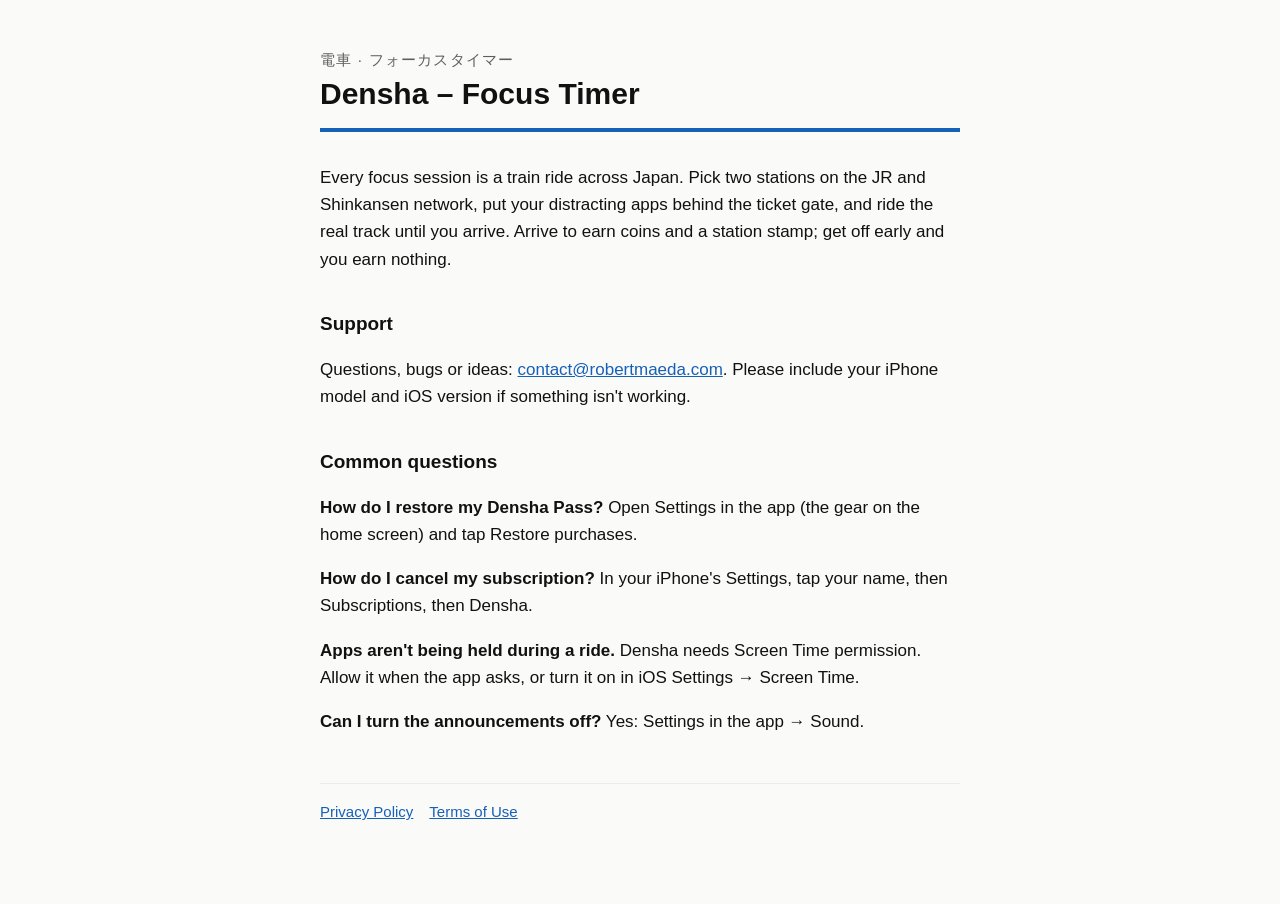
<file: index.html>
<!doctype html>
<html lang="en">
<head>
<meta charset="utf-8">
<meta name="viewport" content="width=device-width, initial-scale=1">
<title>Densha Focus Timer</title>
<meta name="description" content="A focus timer where every session is a train ride across Japan.">
<link rel="stylesheet" href="style.css">
</head>
<body>
<main>
<header>
  <div class="ja">電車 · フォーカスタイマー</div>
  <h1>Densha – Focus Timer</h1>
</header>

<p>Every focus session is a train ride across Japan. Pick two stations on the JR and Shinkansen network, put your distracting apps behind the ticket gate, and ride the real track until you arrive. Arrive to earn coins and a station stamp; get off early and you earn nothing.</p>

<h2>Support</h2>
<p>Questions, bugs or ideas: <a href="mailto:contact@robertmaeda.com">contact@robertmaeda.com</a>. Please include your iPhone model and iOS version if something isn't working.</p>

<h2>Common questions</h2>
<p><strong>How do I restore my Densha Pass?</strong> Open Settings in the app (the gear on the home screen) and tap Restore purchases.</p>
<p><strong>How do I cancel my subscription?</strong> In your iPhone's Settings, tap your name, then Subscriptions, then Densha.</p>
<p><strong>Apps aren't being held during a ride.</strong> Densha needs Screen Time permission. Allow it when the app asks, or turn it on in iOS Settings → Screen Time.</p>
<p><strong>Can I turn the announcements off?</strong> Yes: Settings in the app → Sound.</p>

<nav><a href="privacy.html">Privacy Policy</a><a href="terms.html">Terms of Use</a></nav>
</main>
</body>
</html>
</file>
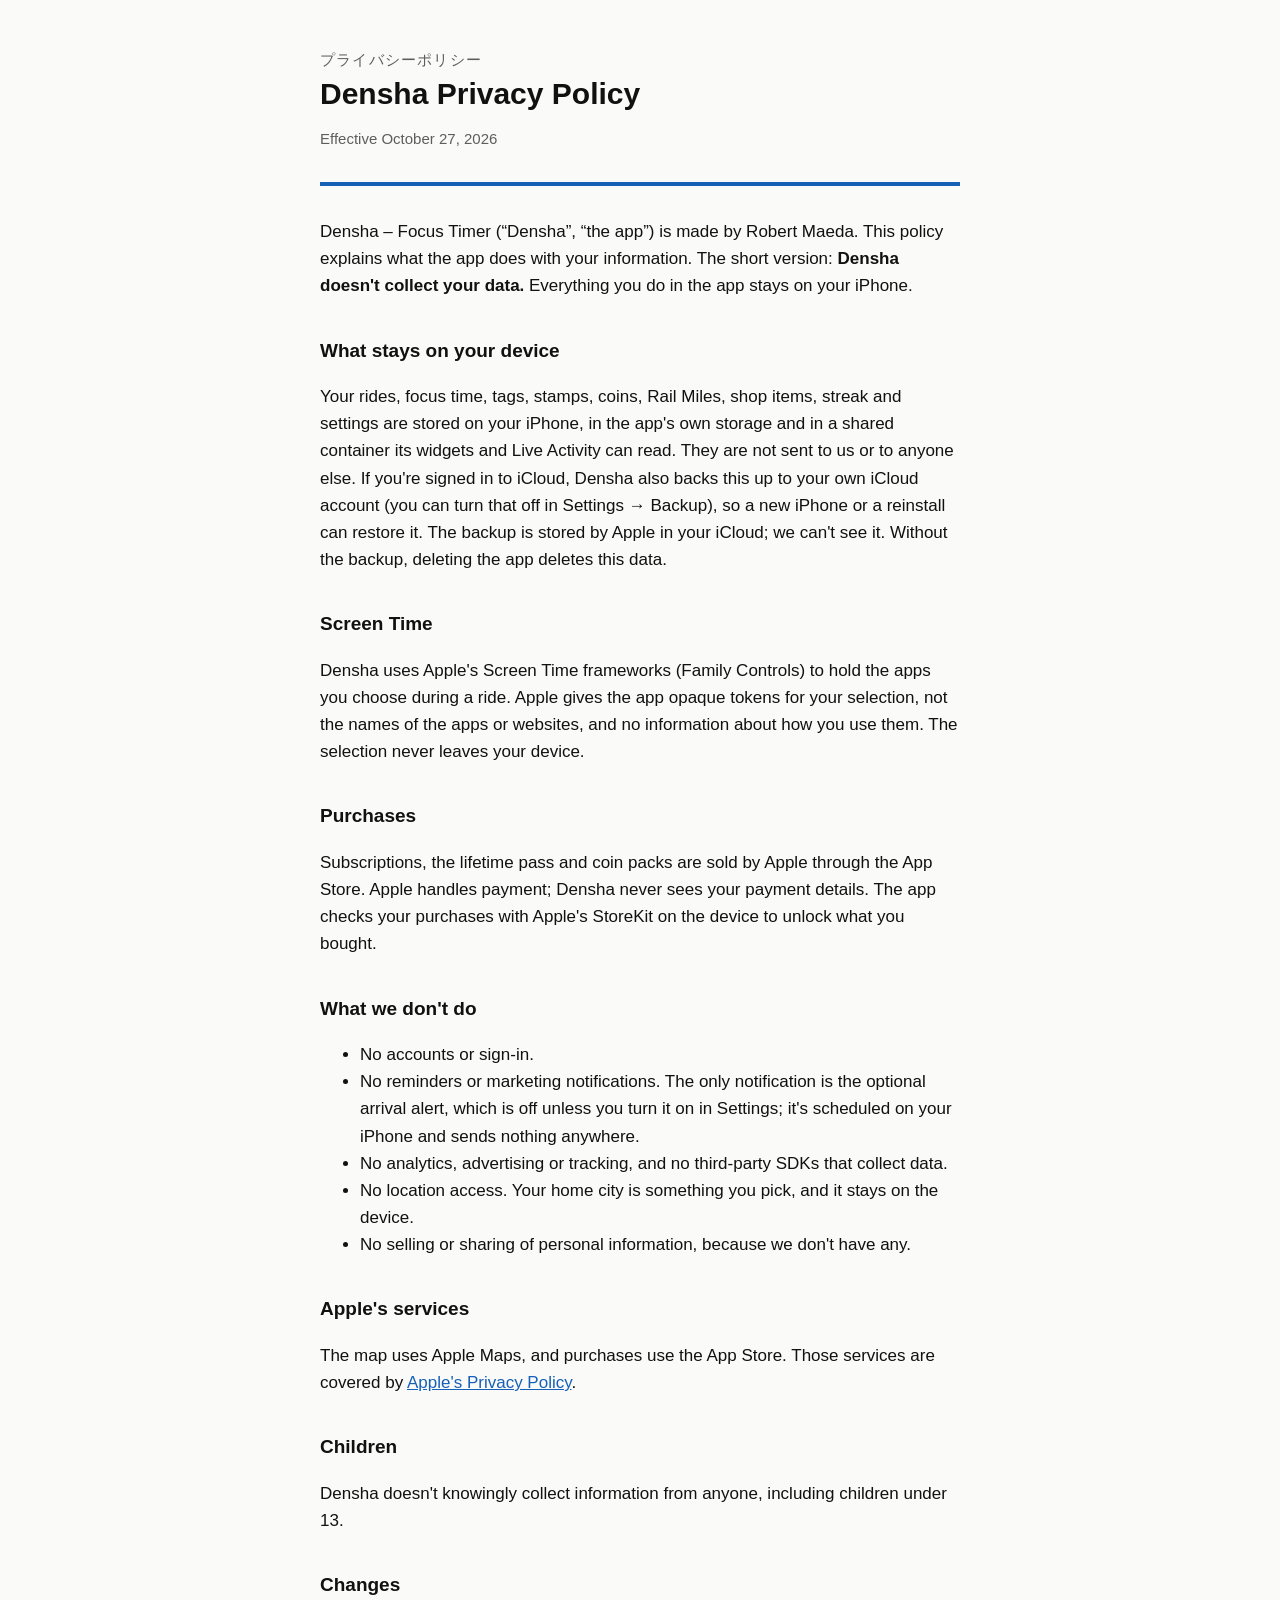
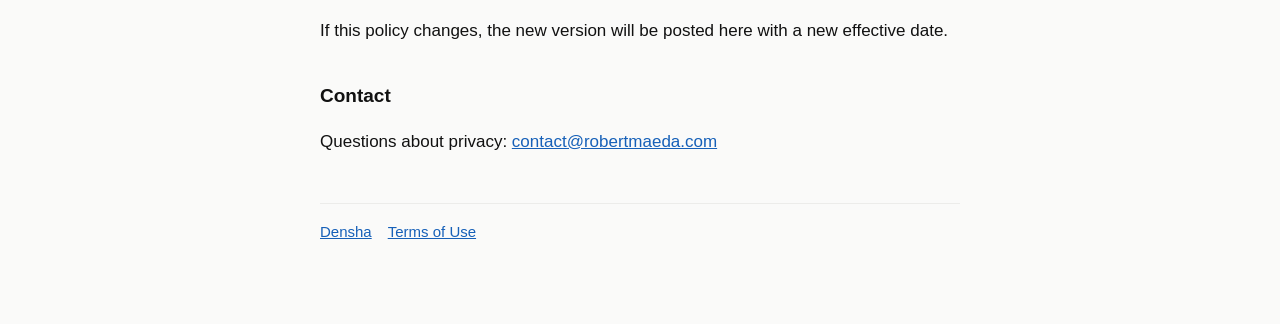
<file: privacy.html>
<!doctype html>
<html lang="en">
<head>
<meta charset="utf-8">
<meta name="viewport" content="width=device-width, initial-scale=1">
<title>Densha Privacy Policy</title>
<link rel="stylesheet" href="style.css">
</head>
<body>
<main>
<header>
  <div class="ja">プライバシーポリシー</div>
  <h1>Densha Privacy Policy</h1>
  <p class="muted">Effective October 27, 2026</p>
</header>

<p>Densha – Focus Timer (“Densha”, “the app”) is made by Robert Maeda. This policy explains what the app does with your information. The short version: <strong>Densha doesn't collect your data.</strong> Everything you do in the app stays on your iPhone.</p>

<h2>What stays on your device</h2>
<p>Your rides, focus time, tags, stamps, coins, Rail Miles, shop items, streak and settings are stored on your iPhone, in the app's own storage and in a shared container its widgets and Live Activity can read. They are not sent to us or to anyone else. If you're signed in to iCloud, Densha also backs this up to your own iCloud account (you can turn that off in Settings → Backup), so a new iPhone or a reinstall can restore it. The backup is stored by Apple in your iCloud; we can't see it. Without the backup, deleting the app deletes this data.</p>

<h2>Screen Time</h2>
<p>Densha uses Apple's Screen Time frameworks (Family Controls) to hold the apps you choose during a ride. Apple gives the app opaque tokens for your selection, not the names of the apps or websites, and no information about how you use them. The selection never leaves your device.</p>

<h2>Purchases</h2>
<p>Subscriptions, the lifetime pass and coin packs are sold by Apple through the App Store. Apple handles payment; Densha never sees your payment details. The app checks your purchases with Apple's StoreKit on the device to unlock what you bought.</p>

<h2>What we don't do</h2>
<ul>
  <li>No accounts or sign-in.</li>
  <li>No reminders or marketing notifications. The only notification is the optional arrival alert, which is off unless you turn it on in Settings; it's scheduled on your iPhone and sends nothing anywhere.</li>
  <li>No analytics, advertising or tracking, and no third-party SDKs that collect data.</li>
  <li>No location access. Your home city is something you pick, and it stays on the device.</li>
  <li>No selling or sharing of personal information, because we don't have any.</li>
</ul>

<h2>Apple's services</h2>
<p>The map uses Apple Maps, and purchases use the App Store. Those services are covered by <a href="https://www.apple.com/legal/privacy/">Apple's Privacy Policy</a>.</p>

<h2>Children</h2>
<p>Densha doesn't knowingly collect information from anyone, including children under 13.</p>

<h2>Changes</h2>
<p>If this policy changes, the new version will be posted here with a new effective date.</p>

<h2>Contact</h2>
<p>Questions about privacy: <a href="mailto:contact@robertmaeda.com">contact@robertmaeda.com</a></p>

<nav><a href="index.html">Densha</a><a href="terms.html">Terms of Use</a></nav>
</main>
</body>
</html>
</file>
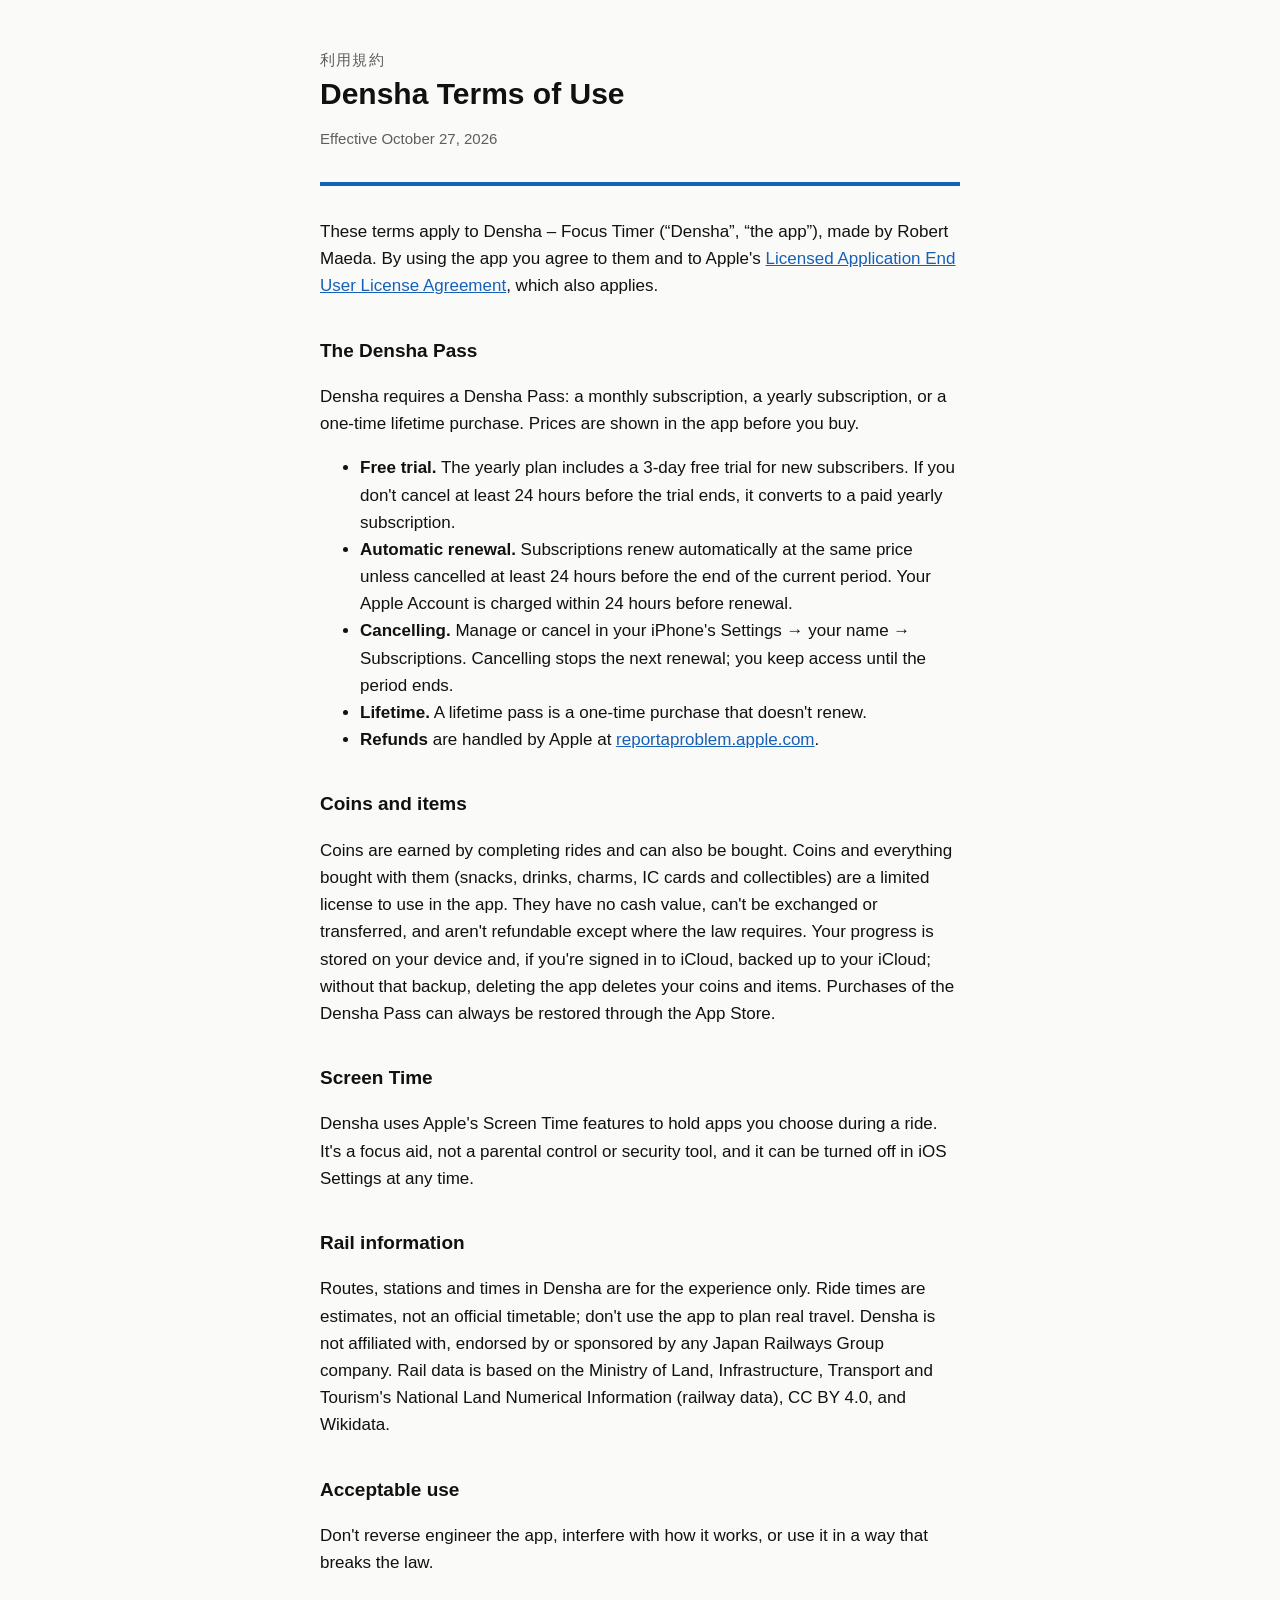
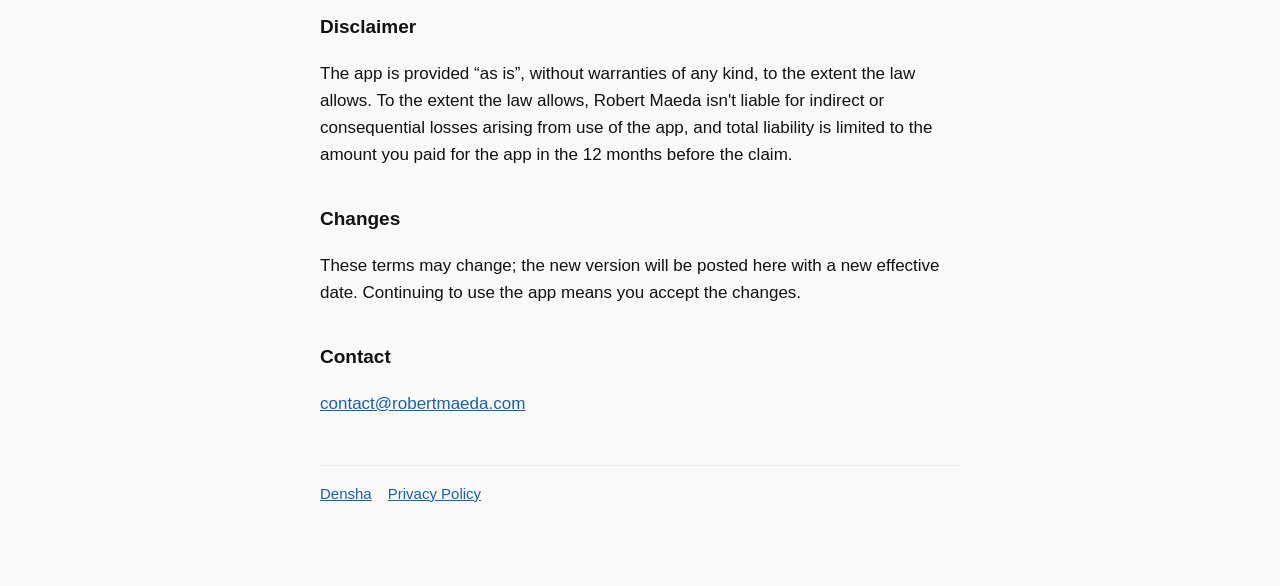
<file: terms.html>
<!doctype html>
<html lang="en">
<head>
<meta charset="utf-8">
<meta name="viewport" content="width=device-width, initial-scale=1">
<title>Densha Terms of Use</title>
<link rel="stylesheet" href="style.css">
</head>
<body>
<main>
<header>
  <div class="ja">利用規約</div>
  <h1>Densha Terms of Use</h1>
  <p class="muted">Effective October 27, 2026</p>
</header>

<p>These terms apply to Densha – Focus Timer (“Densha”, “the app”), made by Robert Maeda. By using the app you agree to them and to Apple's <a href="https://www.apple.com/legal/internet-services/itunes/dev/stdeula/">Licensed Application End User License Agreement</a>, which also applies.</p>

<h2>The Densha Pass</h2>
<p>Densha requires a Densha Pass: a monthly subscription, a yearly subscription, or a one-time lifetime purchase. Prices are shown in the app before you buy.</p>
<ul>
  <li><strong>Free trial.</strong> The yearly plan includes a 3-day free trial for new subscribers. If you don't cancel at least 24 hours before the trial ends, it converts to a paid yearly subscription.</li>
  <li><strong>Automatic renewal.</strong> Subscriptions renew automatically at the same price unless cancelled at least 24 hours before the end of the current period. Your Apple Account is charged within 24 hours before renewal.</li>
  <li><strong>Cancelling.</strong> Manage or cancel in your iPhone's Settings → your name → Subscriptions. Cancelling stops the next renewal; you keep access until the period ends.</li>
  <li><strong>Lifetime.</strong> A lifetime pass is a one-time purchase that doesn't renew.</li>
  <li><strong>Refunds</strong> are handled by Apple at <a href="https://reportaproblem.apple.com">reportaproblem.apple.com</a>.</li>
</ul>

<h2>Coins and items</h2>
<p>Coins are earned by completing rides and can also be bought. Coins and everything bought with them (snacks, drinks, charms, IC cards and collectibles) are a limited license to use in the app. They have no cash value, can't be exchanged or transferred, and aren't refundable except where the law requires. Your progress is stored on your device and, if you're signed in to iCloud, backed up to your iCloud; without that backup, deleting the app deletes your coins and items. Purchases of the Densha Pass can always be restored through the App Store.</p>

<h2>Screen Time</h2>
<p>Densha uses Apple's Screen Time features to hold apps you choose during a ride. It's a focus aid, not a parental control or security tool, and it can be turned off in iOS Settings at any time.</p>

<h2>Rail information</h2>
<p>Routes, stations and times in Densha are for the experience only. Ride times are estimates, not an official timetable; don't use the app to plan real travel. Densha is not affiliated with, endorsed by or sponsored by any Japan Railways Group company. Rail data is based on the Ministry of Land, Infrastructure, Transport and Tourism's National Land Numerical Information (railway data), CC BY 4.0, and Wikidata.</p>

<h2>Acceptable use</h2>
<p>Don't reverse engineer the app, interfere with how it works, or use it in a way that breaks the law.</p>

<h2>Disclaimer</h2>
<p>The app is provided “as is”, without warranties of any kind, to the extent the law allows. To the extent the law allows, Robert Maeda isn't liable for indirect or consequential losses arising from use of the app, and total liability is limited to the amount you paid for the app in the 12 months before the claim.</p>

<h2>Changes</h2>
<p>These terms may change; the new version will be posted here with a new effective date. Continuing to use the app means you accept the changes.</p>

<h2>Contact</h2>
<p><a href="mailto:contact@robertmaeda.com">contact@robertmaeda.com</a></p>

<nav><a href="index.html">Densha</a><a href="privacy.html">Privacy Policy</a></nav>
</main>
</body>
</html>
</file>
<file: style.css>
:root { --bg: #FAFAF9; --ink: #111; --muted: #5E5E5E; --rule: #ECECEA; --accent: #1660B8; }
@media (prefers-color-scheme: dark) { :root { --bg: #0E1013; --ink: #F2F2F2; --muted: #A4A7AC; --rule: #2A2E34; --accent: #6EA8FF; } }
* { box-sizing: border-box; }
body { margin: 0; background: var(--bg); color: var(--ink); font: 17px/1.6 -apple-system, BlinkMacSystemFont, "Hiragino Sans", "Segoe UI", sans-serif; }
main { max-width: 680px; margin: 0 auto; padding: 48px 20px 80px; }
header { border-bottom: 4px solid var(--accent); padding-bottom: 16px; margin-bottom: 32px; }
header .ja { color: var(--muted); font-size: 15px; letter-spacing: .08em; }
h1 { font-size: 30px; line-height: 1.2; margin: 4px 0 0; }
h2 { font-size: 19px; margin: 36px 0 8px; }
p, li { color: var(--ink); }
.muted { color: var(--muted); font-size: 15px; }
a { color: var(--accent); }
nav { margin-top: 48px; padding-top: 16px; border-top: 1px solid var(--rule); font-size: 15px; }
nav a { margin-right: 16px; }
</file>
